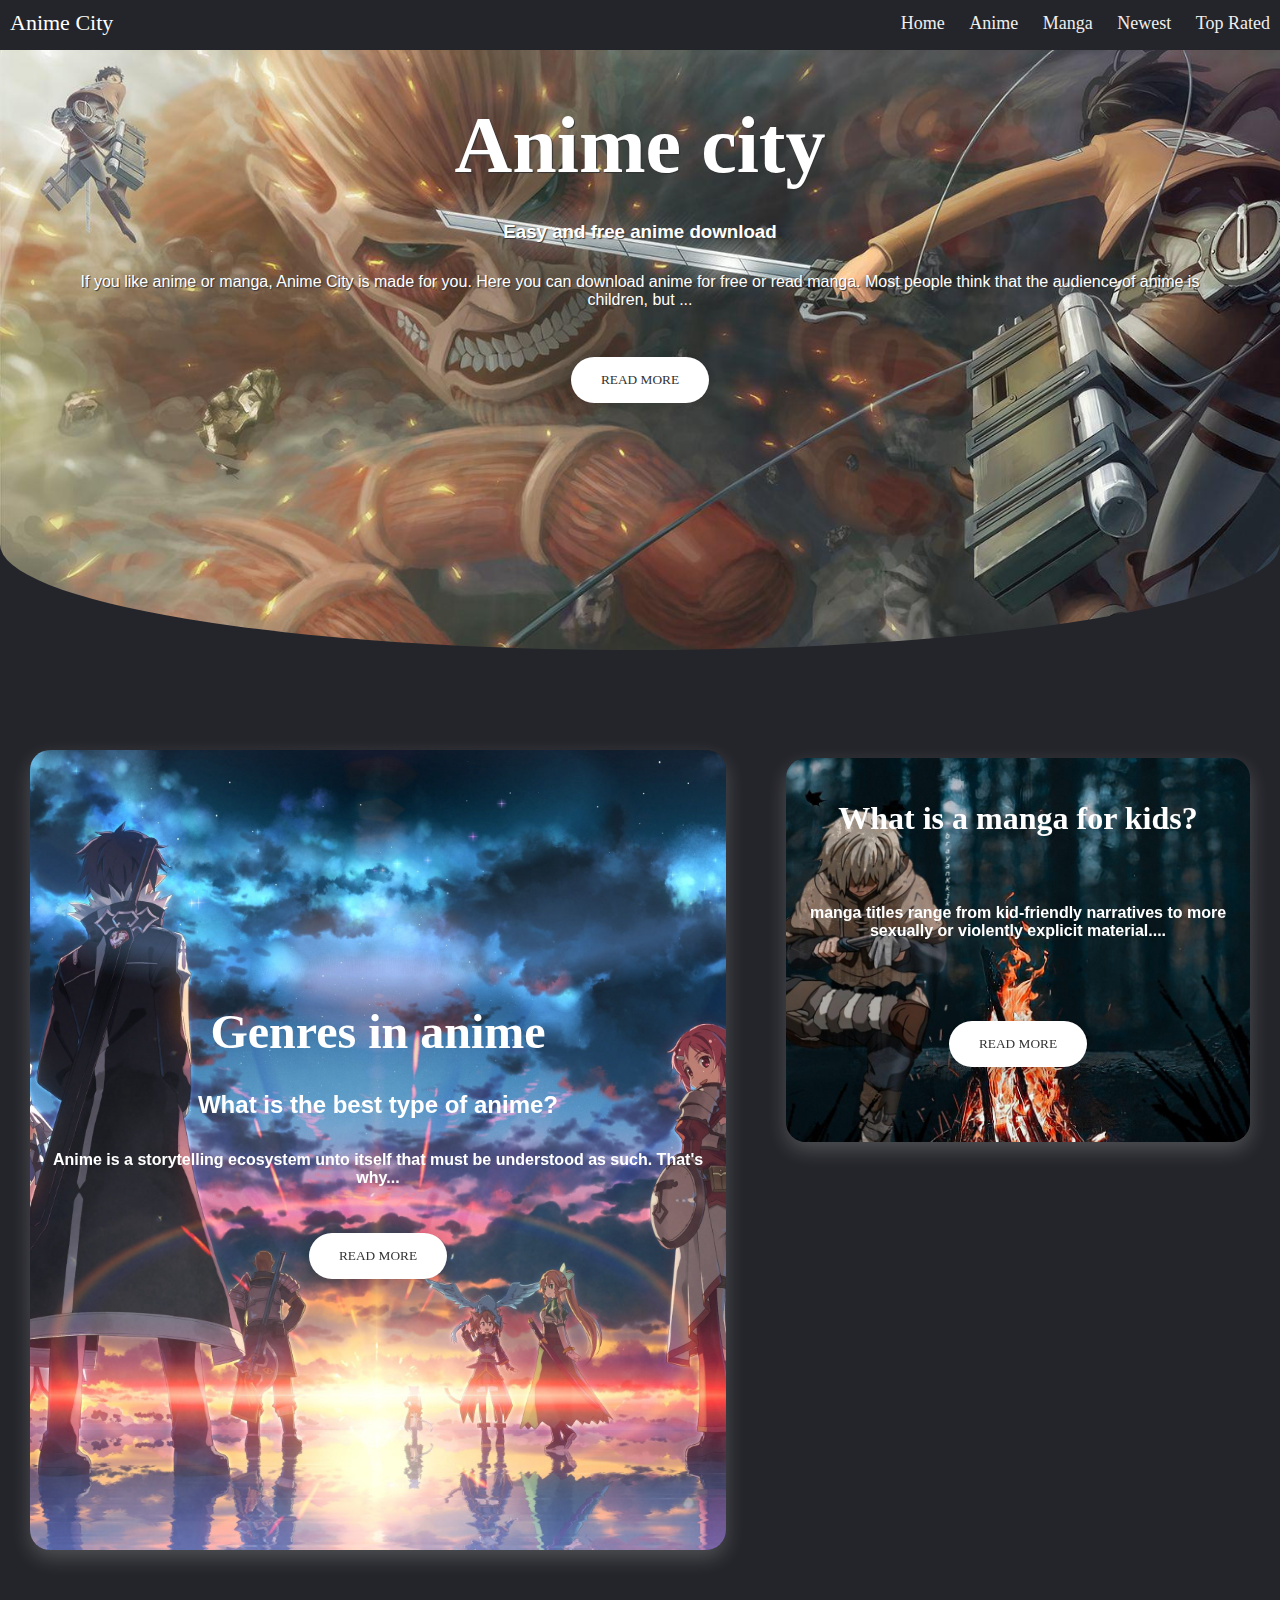
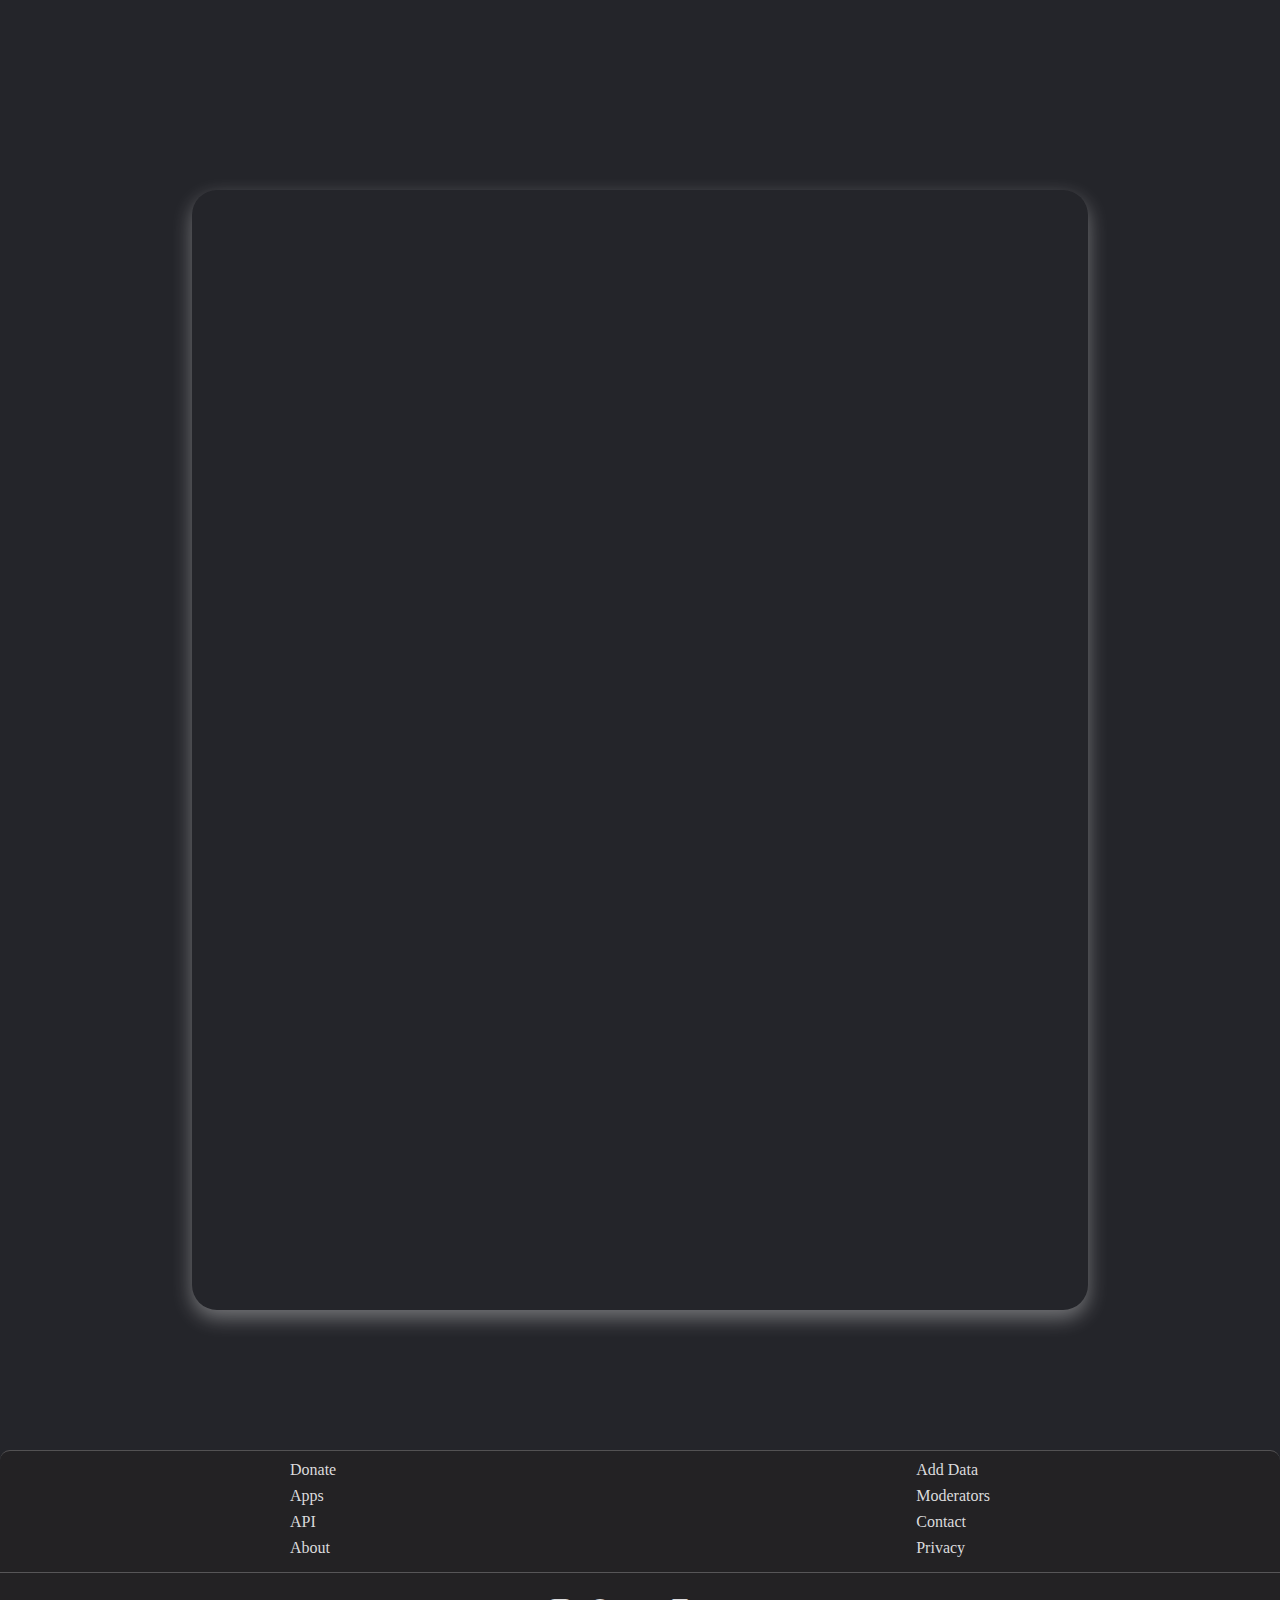
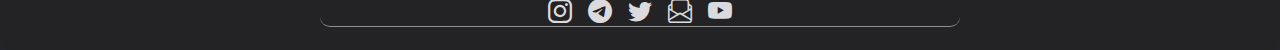
<file: index.html>
<!DOCTYPE html>
<html lang="en">

<head>
    <meta charset="UTF-8">
    <meta http-equiv="X-UA-Compatible" content="IE=edge">
    <meta name="viewport" content="width=device-width, initial-scale=1.0">
    <title>Anime city</title>
    <link href="https://unpkg.com/aos@2.3.1/dist/aos.css" rel="stylesheet">
    <link rel="stylesheet" href="https://cdn.jsdelivr.net/npm/bootstrap-icons@1.8.1/font/bootstrap-icons.css">
    <link rel="stylesheet" href="./style/style.css">
    <link rel="stylesheet" href="./style/navbar.css">
    <link rel="stylesheet" href="./style/header.css">
    <link rel="stylesheet" href="./style/body.css">
    <link rel="stylesheet" href="./style/news.css">
    <link rel="stylesheet" href="./style/footer.css">
</head>

<body>
    <div class="continer">
        <div class="nav">
            <input type="checkbox" id="nav-check">
            <div class="nav-header">
                <div class="nav-title">
                    Anime City
                </div>
            </div>
            <div class="nav-btn">
                <label for="nav-check">
                    <span></span>
                    <span></span>
                    <span></span>
                </label>
            </div>

            <div class="nav-links">
                <a href="#" target="_blank">Home</a>
                <a href="#" target="_blank">Anime</a>
                <a href="#" target="_blank">Manga</a>
                <a href="#" target="_blank">Newest</a>
                <a href="#" target="_blank">Top Rated</a>
            </div>
        </div>
        <header class="header">
            <div class="overlay">
                <h1>Anime city</h1>
                <h3>Easy and free anime download</h3>
                <p>If you like anime or manga, Anime City is made for you. Here you can download anime for free or read
                    manga. Most people think that the audience of anime is children, but ...</p>
                <br>
                <button>READ MORE</button>
            </div>
        </header>
        <div class="body">
            <div class="bodyFristBox" data-aos="zoom-in-right">
                <div class="top_rated">
                    <h2>Genres in anime</h2>
                    <h5>What is the best type of anime?</h5>
                    <p>Anime is a storytelling ecosystem unto itself that must be understood as such. That's why...</p>
                    <a href="https://www.looper.com/189420/anime-genres-explained/"><button>READ MORE</button></a>
                </div>
            </div>
            <div class="bodySecondBox" data-aos="zoom-in-left">
                <div href="#" class="About_manga">
                    <h3>What is a manga for kids?</h3>
                    <p> manga titles range from kid-friendly narratives to more sexually or violently explicit
                        material....</p>
                    <a href="https://www.readbrightly.com/things-parents-and-educators-should-know-about-manga/"><button>READ
                            MORE</button></a>
                </div>
                <div class="Terms " data-aos="zoom-in-left">
                    <h3>30 Essential Anime Terms For Newbies</h3>
                    <p>With every fandom come responsibilities. And anime is no exception...</p>
                    <a href="https://9tailedkitsune.com/30-essential-anime-terms-for-newbies/"><button>READ
                            MORE</button></a>
                </div>
            </div>
        </div>
        <div class="news">
            <div class="continer-news">
                <!-- ------------items news---------- -->
                <div class="item-news" data-aos="flip-left" data-aos-easing="ease-out-cubic" data-aos-duration="2000">
                    <a href="#" class="image-news"><img src="./image/attack_news.jpg" alt=""></a>
                    <div class="discription-news">
                        <a href="#" class="title-items-news">the Final Season</a>
                        <div class="text-items-news">Attack on Titan TheFinal Season Anime ...</div>
                        <div class="date-items-news">10 hours ago</div>
                    </div>
                </div>
                <!-- --------------- -->
                <div class="item-news" data-aos="flip-left" data-aos-easing="ease-out-cubic" data-aos-duration="2000">
                    <a href="#" class="image-news"><img src="./image/My happy marriage.jpg" alt=""></a>
                    <div class="discription-news">
                        <a href="#" class="title-items-news">My Happy Marriage</a>
                        <div class="text-items-news">My Happy Marriage Novel Series Gets TV Anime...</div>
                        <div class="date-items-news">13 hours ago</div>
                    </div>
                </div>
                <!-- --------------- -->
                <div class="item-news" data-aos="flip-left" data-aos-easing="ease-out-cubic" data-aos-duration="2000">
                    <a href="#" class="image-news"><img src="./image/black-rock-shooter.jpg" alt=""></a>
                    <div class="discription-news">
                        <a href="#" class="title-items-news">Black Rock Shooter</a>
                        <div class="text-items-news">It is the year 2062, two decades after the failure of a massive
                            workforce automation project....</div>
                        <div class="date-items-news">1 day ago</div>
                    </div>
                </div>
                <!-- --------------- -->
                <div class="item-news" data-aos="flip-left" data-aos-easing="ease-out-cubic" data-aos-duration="2000">
                    <a href="#" class="image-news"><img src="./image/Made in Abyss.jpg" alt=""></a>
                    <div class="discription-news">
                        <a href="#" class="title-items-news">Made in Abyss</a>
                        <div class="text-items-news">Spike Chunsoft began streaming an announcement video on Monday
                            for...</div>
                        <div class="date-items-news">1 day ago</div>
                    </div>
                </div>
                <!-- --------------- -->
                <div class="item-news" data-aos="flip-left" data-aos-easing="ease-out-cubic" data-aos-duration="2000">
                    <a href="#" class="image-news"><img src="./image/naruto.jpg" alt=""></a>
                    <div class="discription-news">
                        <a href="#" class="title-items-news">Naruto</a>
                        <div class="text-items-news">The Worst Crime The Akatsuki Ever Committed In Naruto...</div>
                        <div class="date-items-news">2day ago</div>
                    </div>
                </div>
                <!-- --------------- -->
                <div class="item-news" data-aos="flip-left" data-aos-easing="ease-out-cubic" data-aos-duration="2000">
                    <a href="#" class="image-news"><img src="./image/one-piece-featured.jpg" alt=""></a>
                    <div class="discription-news">
                        <a href="#" class="title-items-news">One Piece</a>
                        <div class="text-items-news">Why Didn't Whitebeard Want to be Pirate King?</div>
                        <div class="date-items-news">2 day ago</div>
                    </div>
                </div>
                <!-- ---------finish items news-------- -->
            </div>
        </div>
        <div class="footer">
            <div class="items_footer">
                <ul class="links_items_footer">
                    <li><a href="#">Donate</a></li>
                    <li><a href="#">Apps</a></li>
                    <li><a href="#">API</a></li>
                    <li><a href="#">About</a></li>
                </ul>
                <ul class="links_items_footer">
                    <li><a href="#">Add Data</a></li>
                    <li><a href="#">Moderators</a></li>
                    <li><a href="#">Contact</a></li>
                    <li><a href="#">Privacy</a></li>
                </ul>
            </div>
            <div class="icons_footer">
                <div>
                    <a href="#"><i class="bi bi-instagram"></i></a>
                    <a href="#"><i class="bi bi-telegram"></i></a>
                    <a href="#"><i class="bi bi-twitter"></i></a>
                    <a href="#"><i class="bi bi-envelope-paper"></i></a>
                    <a href="#"><i class="bi bi-youtube"></i></a>
                </div>
            </div>
        </div>
    </div>
</body>
<script src="https://unpkg.com/aos@2.3.1/dist/aos.js"></script>
<script>
    AOS.init();
</script>

</html>
</file>
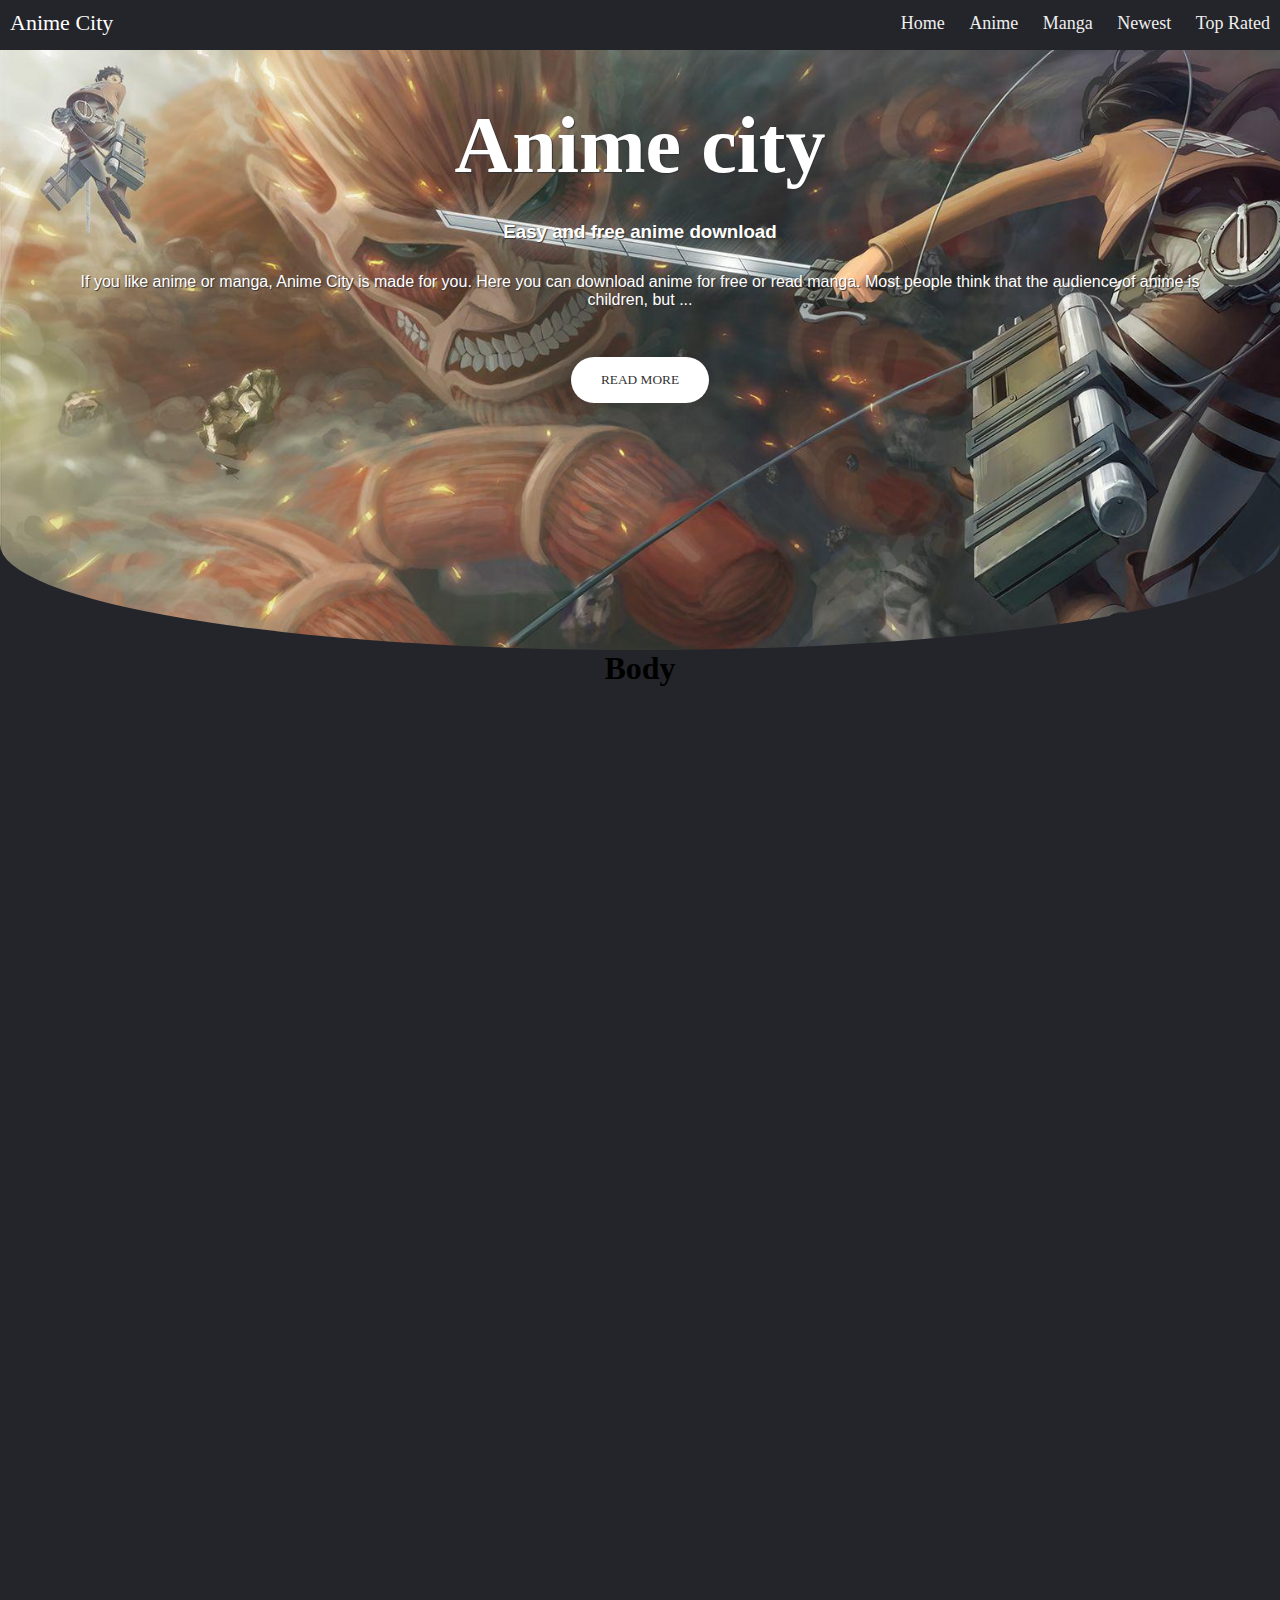
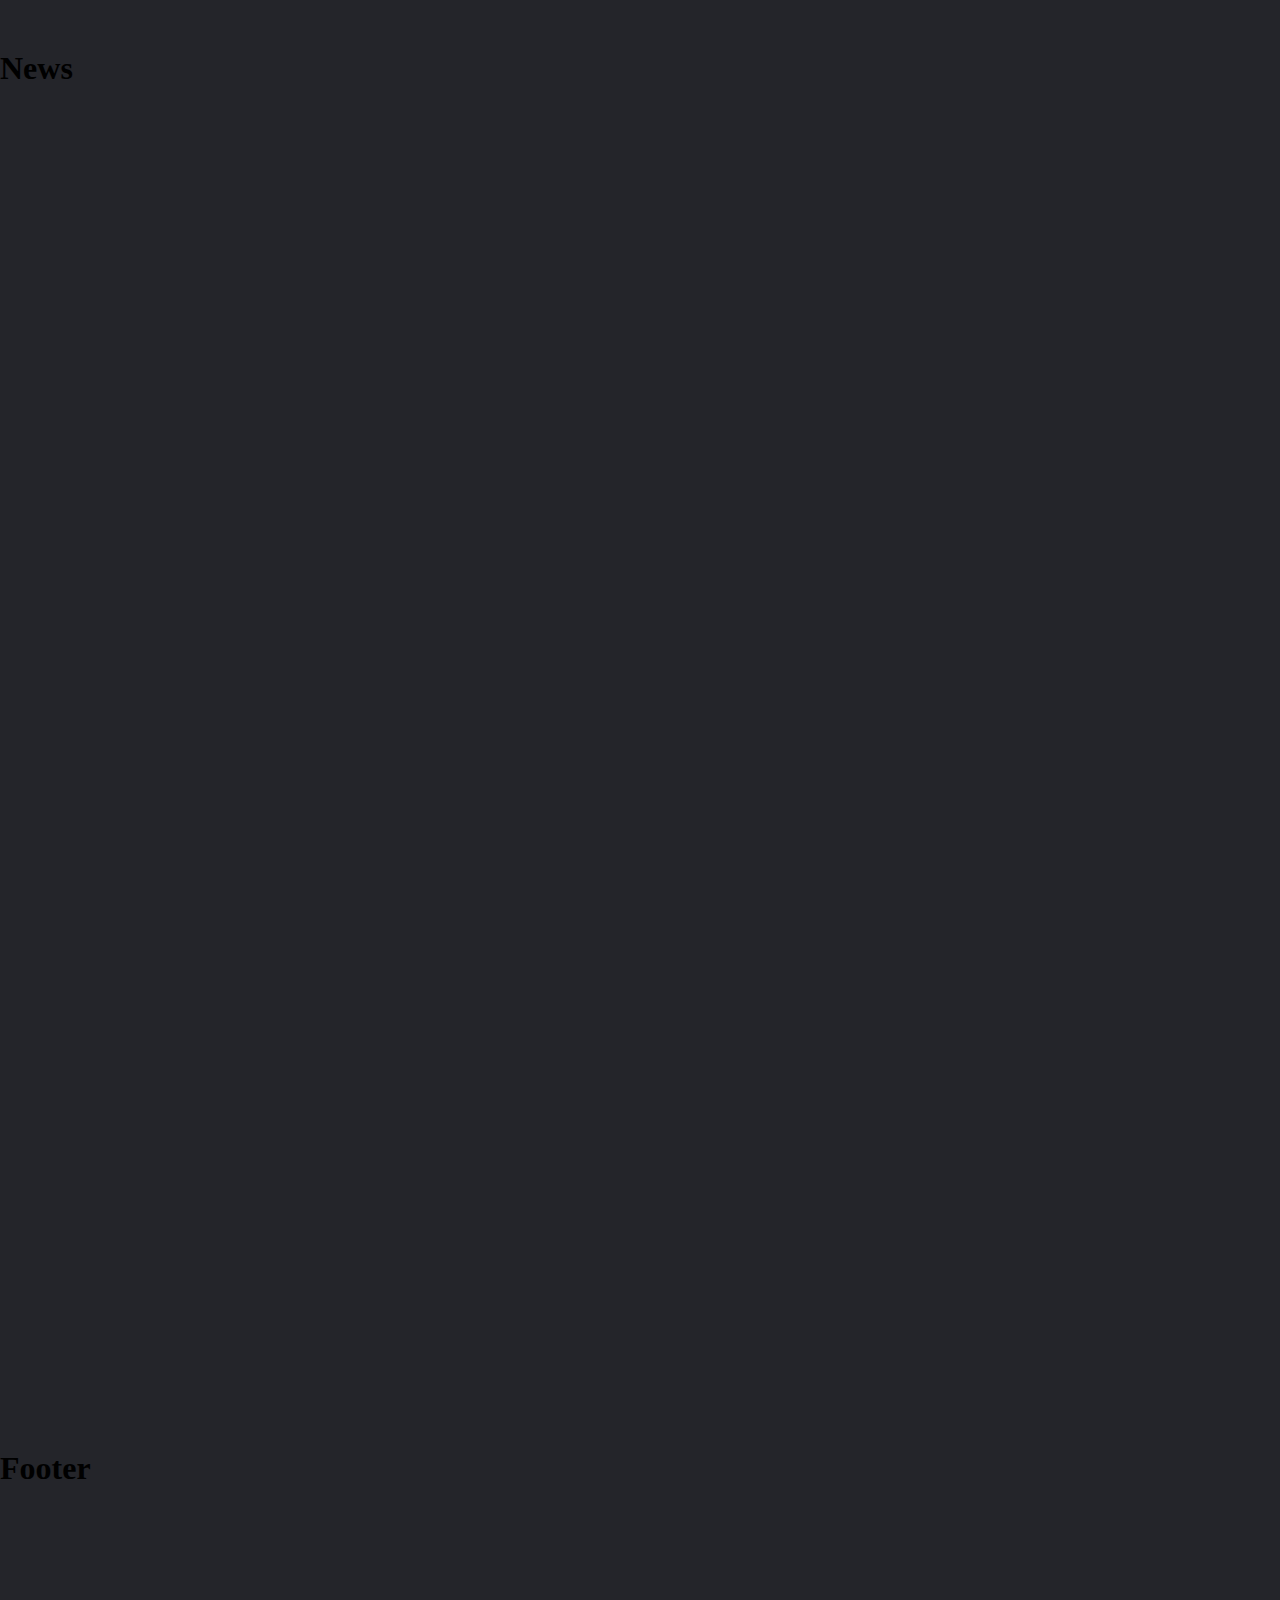
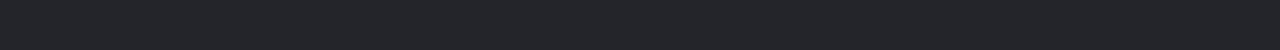
<file: Home.html>
<!DOCTYPE html>
<html lang="en">

<head>
    <meta charset="UTF-8">
    <meta http-equiv="X-UA-Compatible" content="IE=edge">
    <meta name="viewport" content="width=device-width, initial-scale=1.0">
    <title>Anime</title>
    <link rel="stylesheet" href="https://cdn.jsdelivr.net/npm/bootstrap-icons@1.8.1/font/bootstrap-icons.css">
    <link rel="stylesheet" href="./style/style.css">
    <link rel="stylesheet" href="./style/navbar.css">
    <link rel="stylesheet" href="./style/header.css">
</head>

<body>
    <div class="continer">
        <div class="nav">
            <input type="checkbox" id="nav-check">
            <div class="nav-header">
                <div class="nav-title">
                    Anime City
                </div>
            </div>
            <div class="nav-btn">
                <label for="nav-check">
                    <span></span>
                    <span></span>
                    <span></span>
                </label>
            </div>

            <div class="nav-links">
                <a href="#" target="_blank">Home</a>
                <a href="#" target="_blank">Anime</a>
                <a href="#" target="_blank">Manga</a>
                <a href="#" target="_blank">Newest</a>
                <a href="#" target="_blank">Top Rated</a>
            </div>
        </div>
        <header class="header">
            <div class="overlay">
                <h1>Anime city</h1>
                <h3>Easy and free anime download</h3>
                <p>If you like anime or manga, Anime City is made for you. Here you can download anime for free or read
                    manga. Most people think that the audience of anime is children, but ...</p>
                <br>
                <button>READ MORE</button>
            </div>
        </header>
        <div class="body">
            <h1>Body</h1>
        </div>
        <div class="news">
            <h1>News</h1>
        </div>
        <div class="footer">
            <h1>Footer</h1>
        </div>
    </div>
</body>

</html>
</file>
<file: style/style.css>
* {
    box-sizing: border-box;
    margin: 0;
    padding: 0;
    font-family: Cambria, Cochin, Georgia, Times, 'Times New Roman', serif, Arial, sans-serif;
}
body{
    background-color: #24252A;
}
.continer{
    display: grid;
    grid-template-rows: 1fr 12fr 20fr 28fr 4fr;
}
.navbar{
    height: 4rem;
    position: sticky;
    top: 0;
}
.body{
    text-align: center;
}
</file>
<file: style/navbar.css>
.nav-title {
    font-family: 'Dancing Script', cursive;
}

.nav {
    height: 50px;
    width: 100%;
    background-color: rgb(36, 37, 42);
    position: sticky;
    top: 0;
}

.nav>.nav-header {
    display: inline;
}

.nav>.nav-header>.nav-title {
    display: inline-block;
    font-size: 22px;
    color: #fff;
    padding: 10px 10px 10px 10px;
}

.nav>.nav-btn {
    display: none;
}

.nav>.nav-links {
    display: inline;
    float: right;
    font-size: 18px;
}

.nav>.nav-links>a {
    display: inline-block;
    padding: 13px 10px 13px 10px;
    text-decoration: none;
    color: #efefef;
}

.nav>.nav-links>a:hover {
    background-color: #555;
}

.nav>#nav-check {
    display: none;
}

@media (max-width:600px) {
    .nav>.nav-btn {
        display: inline-block;
        position: absolute;
        right: 0px;
        top: 0px;
    }

    .nav>.nav-btn>label {
        display: inline-block;
        width: 50px;
        height: 50px;
        padding: 13px;
    }

    .nav>.nav-btn>label:hover, .nav #nav-check:checked~.nav-btn>label {
        background-color: rgba(0, 0, 0, 0.3);
    }

    .nav>.nav-btn>label>span {
        display: block;
        width: 25px;
        height: 10px;
        border-top: 2px solid #eee;
    }

    .nav>.nav-links {
        position: absolute;
        display: block;
        width: 100%;
        background-color: #333;
        height: 0px;
        transition: all 0.3s ease-in;
        overflow-y: hidden;
        top: 50px;
        left: 0px;
    }

    .nav>.nav-links>a {
        display: block;
        width: 100%;
    }

    .nav>#nav-check:not(:checked)~.nav-links {
        height: 0px;
    }

    .nav>#nav-check:checked~.nav-links {
        height: calc(100vh - 50px);
        overflow-y: auto;
    }
}
</file>
<file: style/header.css>
body {
    height: 900px;
}

header {
    background: url('http://www.autodatz.com/wp-content/uploads/2017/05/Old-Car-Wallpapers-Hd-36-with-Old-Car-Wallpapers-Hd.jpg');
    text-align: center;
    width: 100%;
    height: auto;
    background-size: cover;
    background-attachment: fixed;
    /* position: relative; */
    overflow: hidden;
    border-radius: 0 0 85% 85% / 30%;
}

header .overlay {
    width: 100%;
    height: 100%;
    padding: 50px;
    color: #FFF;
    text-shadow: 1px 1px 1px #333;
    background-image: url('../image/Bacground.jpg');
    background-repeat:  no-repeat;
    background-size: cover;
    background-attachment: fixed;

}

header h1 {
    font-family: 'Dancing Script', cursive;
    font-size: 80px;
    margin-bottom: 30px;
}

header h3, p {
    font-family: 'Open Sans', sans-serif;
    margin-bottom: 30px;
}

button {
    border: none;
    outline: none;
    padding: 15px 30px;
    border-radius: 50px;
    color: #333;
    background: #fff;
    margin-bottom: 50px;
    box-shadow: 0 3px 20px 0 #0000003b;
}

button:hover {
    cursor: pointer;
    background-color: rgba(114, 114, 114, 0.507);
    color: #fff;
    transition: 0.5s;
}
@media (max-width:480px){
    header .overlay{
        background-image: url('../image/MobileBackground.jpg');
    }
}
</file>
<file: style/body.css>
/* setting display for body */
.bodyFristBox{
    background:url('../image/topRated.jpg');
    background-repeat: no-repeat;
    background-position: center;
    background-size: cover;
    display: flex;
    justify-content: center;
    align-items: center;
    height: 45%;
    margin: 30px ;
    border-radius: 20px;
    text-decoration: none;
    color: #fff;
    box-shadow: rgba(255, 255, 255, 0.2) 0px 8px 20px;
}

.bodySecondBox{
    height: 55%;
    display: flex;
    flex-flow: wrap column;
    justify-content: space-around;
    align-items: center;
    margin: 30px;
}

.Terms {
    box-shadow: rgba(255, 255, 255, 0.2) 0px 8px 20px;
    border-radius: 20px;
    width: 100%;
    height: 48%;
    /* bacground style */
    background-image:url('../image/Terms\ .jpg') ;
    background-position: center;
    background-repeat: no-repeat;
    background-size: cover;
    display: flex;
    flex-direction: column;
    justify-content: space-around;
    align-items: center;
    color: #fff;
}

/* style value in Boxs */
/* ----------------------------- */
/* style values in top rated box */
.top_rated h2{
    font-size: 3rem;
    font-family: 'Dancing Script', cursive;
    margin: 1rem;
    padding: 1rem;
}
.top_rated h5{
    font-size: 1.5rem;
    font-family: Arial, Helvetica, sans-serif;
    margin: 1rem;
}
.top_rated p{
    font-weight: 600;
    font-size: 1rem;
    padding: 1rem;
}

.About_manga{
    box-shadow: rgba(255, 255, 255, 0.2) 0px 8px 20px;
    width: 100%;
    height: 48%;
    border-radius: 20px;
    /* style  bacground and text  */
    background:url('../image/manga\ \(3\).jpg');
    background-repeat: no-repeat;
    background-position: center;
    background-size: cover;
    display: flex;
    flex-flow: column;
    justify-content: space-around;
    align-items: center;
    color: #fff;
    text-shadow: rgba(0, 0, 0, ) 0px 8px 20px;
    text-decoration: none;
}
.About_manga h3{
    margin: 0.5rem;
    font-size: 1.2rem;
    font-family: 'Dancing Script', cursive;
    font-weight: 600;
    padding: .5rem;
}
.About_manga{
    font-family: 'Times New Roman', Times, serif;
}
.Terms h3{
    margin: 0.5rem;
    font-size: 1.2rem;
    font-family: 'Dancing Script', cursive;
    font-weight: 600;
    padding: .5rem;
}



/* media style */
@media (min-width:680px){
    .body{
        display: flex;
        align-items: center;
        justify-content: space-around;
    }
    .bodyFristBox{
        width: 60%;
        height: 80%;
    }
    .bodySecondBox{
        width: 40%;
        height: 80%;
    }
    .About_manga h3{
        font-size: 2rem;
    }
    .About_manga p{
        font-size: 1rem;
        font-weight: 800;
    }
    .bodyFristBox{
        background-attachment: scroll;
    }
    .Terms h3{
        font-size: 2rem;
    }
    .Terms p{
        font-size: 1rem;
        font-weight: 800;
    }
    
}
</file>
<file: style/news.css>
.news {
    display: flex;
    align-items: center;
    justify-content: center;
}
.news a{
    text-decoration: none;
    color: #fff;
}
.news a:hover{
    opacity: .5;
    transition: .5s;
}
.continer-news {
    overflow: scroll;
    color: #fff;
    width: 90%;
    height: 80%;
    box-shadow: rgba(255, 255, 255, 0.363) 0px 8px 20px;
    border-radius: 25px;
    /* bacground */
    /* background: url('../image/MobileBackground.jpg') no-repeat; */
    background-position: center;
    background-size: cover;
    background-attachment: fixed;
}

.item-news {
    height: 18rem;
    margin: 5px;
    display: flex;
    flex-direction: column;
    justify-content: space-between;
    align-items: center;
    border-radius: 15px;
    border-bottom: 1px solid rgba(255, 255, 255, 0.171);
}

.image-news img {
    box-shadow: rgba(149, 157, 165, 0.2) 0px 6px 14px;
    height: 9rem;
    width: 9rem;
    border-radius: 40px;
}

.title-items-news {
    font-size: 1.5rem;
    font-weight: 700;
    text-shadow: 0 0 3px #000000, 0 0 5px #000000;
}

.text-items-news {
    padding: 1rem;
    font-size: 0.75rem;
    font-family:'Trebuchet MS', 'Lucida Sans Unicode', 'Lucida Grande', 'Lucida Sans', Arial, sans-serif;
    font-weight: 500;
    text-shadow: 0 0 3px #000000, 0 0 5px #000000;
}

.date-items-news {
    font-size: .75rem;
    color: rgba(255, 255, 255, 0.486);
    padding-bottom: .5rem;
    text-shadow: 0 0 3px #000000, 0 0 5px #000000;
}

.discription-news {
    display: flex;
    flex-direction: column;
    justify-content: space-between;
    align-items: center;
}

@media(min-width:560px) {
    .continer-news {
        width: 70%;
        overflow: hidden;
        display: flex;
        flex-direction: column;
        justify-content: space-between;
        /* background-image: url('../image/back\ news\ \(1\).jpg'); */
    }

    .item-news {
        height: 10rem;
        flex-direction: row-reverse;
    }

    .title-items-news {
        padding-left: 1rem;
    }

    .discription-news {
        align-items: flex-start;
    }

    .date-items-news {
        padding: 1rem 1rem 0 1rem;
    }
}
</file>
<file: style/footer.css>
.footer{
    background-color: #2421219d;
    border-top: 1px solid rgba(255, 255, 255, 0.219);
    border-radius: 10px;
    color: #dbdbdd;
    display: flex;
    flex-direction: column;
    justify-content: space-around;
}
.footer a{
    text-decoration: none;
    color: #dbdbdd;
}
.items_footer{
    height: 50%;
    display: flex;
    flex-direction: row;
    justify-content: space-around;
    border-bottom: 1px solid rgba(255, 255, 255, 0.24);
}
.items_footer ul{
    list-style: none;
}
.links_items_footer li{
    padding-top: .5rem;
}
.links_items_footer li a:hover{
    color: #fff;
    text-shadow: 0 0 1px #fff7f7, 0 0 1px #ffffff;
}
/* icons footer style */
.icons_footer{
    height: 35%;
    display: flex;
    flex-direction: row;
    justify-content: center;
    align-items: center;
}
.icons_footer div{
    width: 50%;
    border-bottom: 1px solid #dbdbdd96;
    border-radius: 10px;
    display: flex;
    flex-direction: row;
    justify-content: center;
    align-items: center;
}
.icons_footer div i{
    font-size: 1.5rem;
    padding: .5rem ;
    color: #dbdbdd;
}
.icons_footer div i:hover{
    color: #fff;
    text-shadow: 0 0 1px #fff7f7, 0 0 1px #ffffff;
}
@media (min-width:680px) {
    .items_footer{
        height: 60%;
    }
}
</file>
